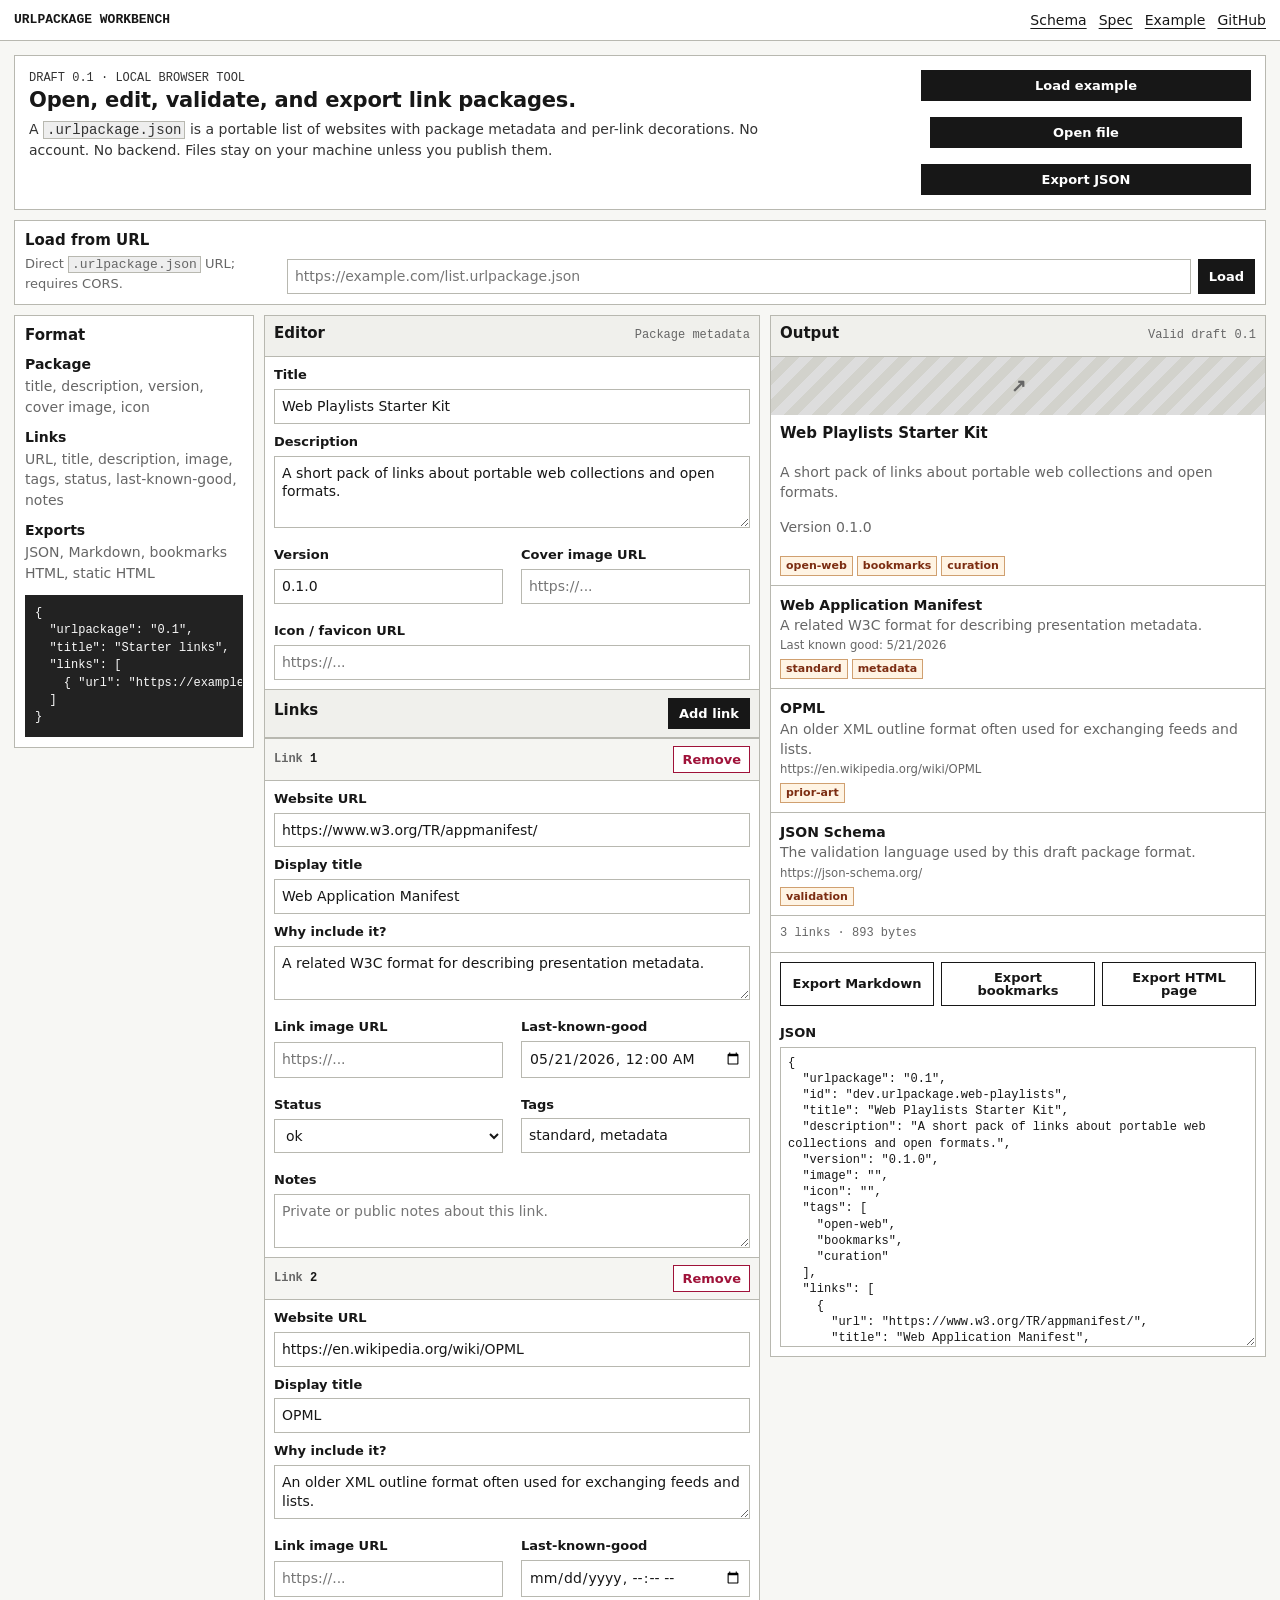
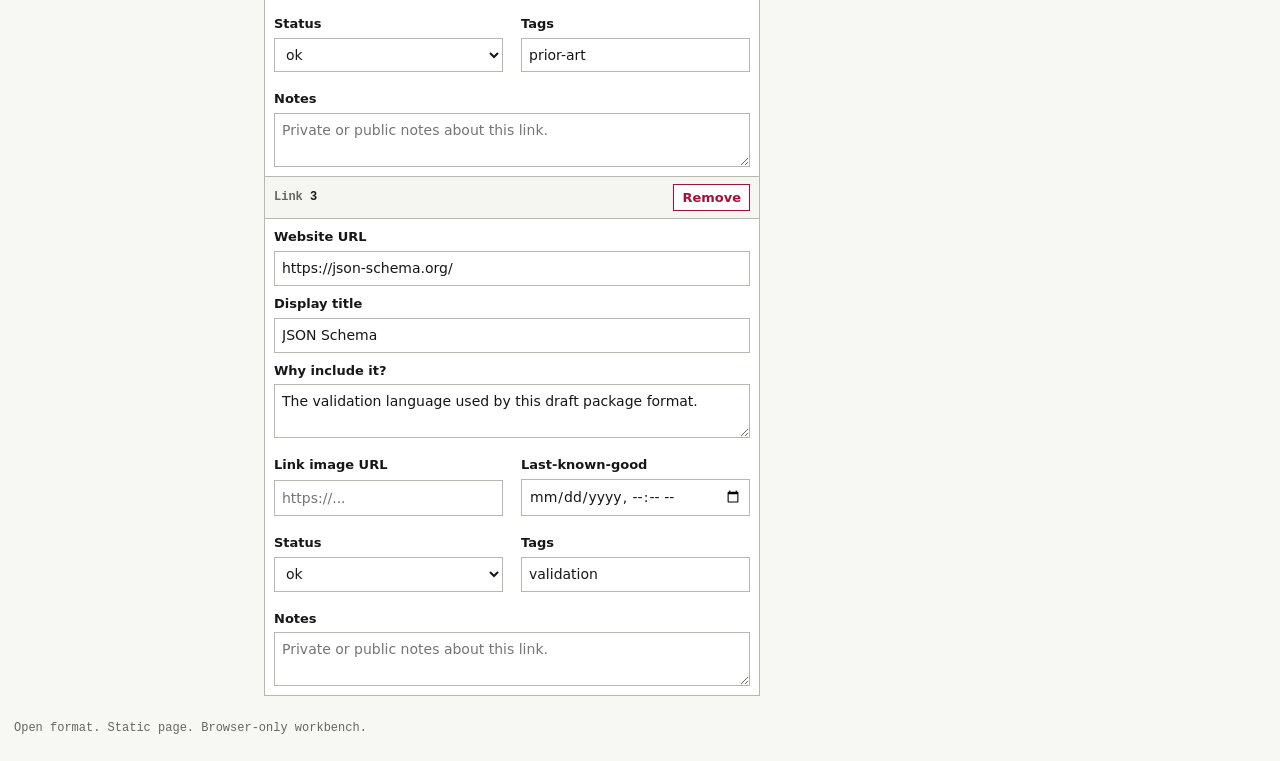
<file: index.html>
<!doctype html>
<html lang="en">
<head>
  <meta charset="utf-8">
  <meta name="viewport" content="width=device-width, initial-scale=1">
  <meta name="description" content="URLPackage is an open format and browser tool for portable collections of links.">
  <title>URLPackage Workbench</title>
  <link rel="manifest" href="manifest.webmanifest">
  <link rel="stylesheet" href="style.css">
</head>
<body>
  <header class="topbar">
    <strong>URLPackage Workbench</strong>
    <nav>
      <a href="schema/urlpackage.schema.json">Schema</a>
      <a href="docs/spec.md">Spec</a>
      <a href="examples/starter.urlpackage.json">Example</a>
      <a href="https://github.com/teh33/urlpackage">GitHub</a>
    </nav>
  </header>

  <main>
    <section class="brief">
      <div>
        <p class="eyebrow">Draft 0.1 · local browser tool</p>
        <h1>Open, edit, validate, and export link packages.</h1>
        <p>A <code>.urlpackage.json</code> is a portable list of websites with package metadata and per-link decorations. No account. No backend. Files stay on your machine unless you publish them.</p>
      </div>
      <div class="quick-actions" aria-label="Primary actions">
        <button id="load-example">Load example</button>
        <label class="button">Open file <input id="file" type="file" accept=".json,.urlpackage,application/json"></label>
        <button id="download-json">Export JSON</button>
      </div>
    </section>

    <section class="load-panel">
      <div>
        <h2>Load from URL</h2>
        <p class="hint">Direct <code>.urlpackage.json</code> URL; requires CORS.</p>
      </div>
      <div class="url-loader"><input id="package-url" placeholder="https://example.com/list.urlpackage.json"><button id="load-url">Load</button></div>
    </section>

    <section class="workspace" aria-label="URLPackage editor">
      <aside class="reference">
        <h2>Format</h2>
        <dl>
          <dt>Package</dt><dd>title, description, version, cover image, icon</dd>
          <dt>Links</dt><dd>URL, title, description, image, tags, status, last-known-good, notes</dd>
          <dt>Exports</dt><dd>JSON, Markdown, bookmarks HTML, static HTML</dd>
        </dl>
        <pre>{
  "urlpackage": "0.1",
  "title": "Starter links",
  "links": [
    { "url": "https://example.com" }
  ]
}</pre>
      </aside>

      <section class="editor-pane">
        <div class="pane-head"><h2>Editor</h2><span>Package metadata</span></div>
        <label>Title<input id="title" placeholder="Tokyo coffee guide"></label>
        <label>Description<textarea id="description" rows="3" placeholder="A curated set of links about..."></textarea></label>
        <div class="split">
          <label>Version<input id="version" placeholder="0.1.0"></label>
          <label>Cover image URL<input id="image" placeholder="https://..."></label>
        </div>
        <label>Icon / favicon URL<input id="icon" placeholder="https://..."></label>

        <div class="pane-head links-head"><h2>Links</h2><button id="add-link">Add link</button></div>
        <div id="links"></div>
      </section>

      <section class="output-pane">
        <div class="pane-head"><h2>Output</h2><span id="status">Ready</span></div>
        <article id="preview"></article>
        <p id="count"></p>
        <div class="export-grid">
          <button id="download-markdown">Export Markdown</button>
          <button id="download-bookmarks">Export bookmarks</button>
          <button id="download-page">Export HTML page</button>
        </div>
        <label>JSON<textarea id="json" spellcheck="false"></textarea></label>
      </section>
    </section>
  </main>

  <footer>
    <span>Open format. Static page. Browser-only workbench.</span>
  </footer>
  <script src="app.js"></script>
</body>
</html>
</file>
<file: style.css>
:root{color-scheme:light;--bg:#f7f7f4;--panel:#fff;--ink:#171717;--muted:#666;--line:#b8b8b0;--soft:#eee;--accent:#8a3a12;--bad:#9f1239}*{box-sizing:border-box}body{margin:0;background:var(--bg);color:var(--ink);font:14px/1.45 system-ui,-apple-system,BlinkMacSystemFont,"Segoe UI",sans-serif}a{color:inherit;text-underline-offset:3px}code,pre,textarea#json,.topbar strong,.eyebrow,.pane-head span,#status,#count,footer{font-family:ui-monospace,SFMono-Regular,Menlo,Consolas,monospace}code{background:var(--soft);border:1px solid var(--line);padding:0 3px}.topbar{display:flex;justify-content:space-between;gap:12px;align-items:center;padding:10px 14px;background:var(--panel);border-bottom:1px solid var(--line)}.topbar nav{display:flex;gap:12px;flex-wrap:wrap}.topbar strong{font-size:13px;text-transform:uppercase}main{max-width:1280px;margin:0 auto;padding:14px}.brief{display:grid;grid-template-columns:minmax(0,1fr) 330px;gap:14px;background:var(--panel);border:1px solid var(--line);padding:14px;margin-bottom:10px}.eyebrow{margin:0 0 6px;color:var(--accent);font-size:12px;text-transform:uppercase}h1,h2{margin:0 0 6px;line-height:1.2}h1{font-size:21px;font-weight:750;letter-spacing:-.01em}h2{font-size:15px;font-weight:750}.brief p{max-width:780px;margin:0;color:#333}.quick-actions,.url-loader,.export-grid{display:grid;gap:7px}.button,button{display:inline-block;border:1px solid var(--ink);border-radius:0;background:var(--ink);color:white;padding:8px 10px;font:700 13px/1 system-ui,sans-serif;text-align:center;cursor:pointer}.button:hover,button:hover{background:#333}.button input{display:none}.load-panel{display:grid;grid-template-columns:250px 1fr;gap:12px;align-items:end;background:var(--panel);border:1px solid var(--line);padding:10px;margin-bottom:10px}.hint{margin:4px 0 0;color:var(--muted);font-size:13px}.url-loader{grid-template-columns:1fr auto}.workspace{display:grid;grid-template-columns:240px minmax(320px,1fr) minmax(320px,1fr);gap:10px;align-items:start}.reference,.editor-pane,.output-pane{background:var(--panel);border:1px solid var(--line);min-width:0}.reference{padding:10px}.reference dl{margin:10px 0}.reference dt{font-weight:750;margin-top:10px}.reference dd{margin:2px 0 0;color:var(--muted)}pre{margin:12px 0 0;padding:9px;background:#222;color:#fafafa;overflow:auto;border:1px solid #222;font-size:12px}.pane-head{display:flex;justify-content:space-between;gap:10px;align-items:center;border-bottom:1px solid var(--line);background:#f0f0ec;padding:8px 9px}.pane-head span,#status,#count{color:var(--muted);font-size:12px}.links-head{margin-top:8px;border-top:1px solid var(--line)}label{display:grid;gap:4px;margin:9px;font-weight:650;font-size:13px}input,textarea,select{width:100%;border:1px solid var(--line);border-radius:0;background:white;color:var(--ink);font:14px/1.35 system-ui,sans-serif;padding:7px}input:focus,textarea:focus,select:focus,button:focus-visible,.button:focus-within{outline:2px solid var(--accent);outline-offset:1px}textarea{resize:vertical}.split{display:grid;grid-template-columns:1fr 1fr;gap:0}.link-row{border-top:1px solid var(--line);background:white;margin:0}.row-head{display:flex;justify-content:space-between;align-items:center;background:#f5f5f2;border-bottom:1px solid var(--line);padding:7px 9px}.row-head strong{font-family:ui-monospace,SFMono-Regular,Menlo,Consolas,monospace;font-size:12px}.row-head strong::before{content:"Link ";color:var(--muted)}.remove{background:white;color:var(--bad);border-color:var(--bad);padding:6px 8px}.card{background:white;border-bottom:1px solid var(--line)}.cover{height:58px;background:repeating-linear-gradient(135deg,#ddd,#ddd 10px,#d2d2cc 10px,#d2d2cc 20px);display:grid;place-items:center;color:#666;font:800 18px ui-monospace,SFMono-Regular,Menlo,Consolas,monospace}.image-cover{width:100%;object-fit:cover}.card-body,.preview-link{padding:9px}.package-title{display:flex;gap:7px;align-items:center}.package-title img{width:22px;height:22px;border:1px solid var(--line);object-fit:cover}.card h2{font-size:15px}.meta{color:var(--muted)}.preview-link{display:grid;grid-template-columns:auto 1fr;gap:9px;border-top:1px solid var(--line);color:inherit;text-decoration:none}.preview-link:hover{background:#faf8f2}.preview-link img{width:44px;height:44px;border:1px solid var(--line);object-fit:cover}.preview-link strong{display:block}.preview-link small{display:block;color:var(--muted);margin-top:2px}.tag{display:inline-block;margin:5px 4px 0 0;padding:1px 5px;border:1px solid #d0a070;background:#fff4e4;color:#7c2d12;font-size:11px;font-weight:750}.export-grid{grid-template-columns:repeat(3,1fr);padding:9px;border-top:1px solid var(--line)}.export-grid button{background:white;color:var(--ink)}#count{margin:9px}textarea#json{height:300px;font-size:12px}footer{max-width:1280px;margin:0 auto;padding:10px 14px 24px;color:var(--muted);font-size:12px}@media(max-width:1000px){.workspace{grid-template-columns:1fr 1fr}.reference{grid-column:1/-1}.brief{grid-template-columns:1fr}.quick-actions{grid-template-columns:repeat(3,1fr)}}@media(max-width:720px){main{padding:10px}.topbar{align-items:flex-start;flex-direction:column}.brief,.load-panel,.workspace,.split,.url-loader,.quick-actions,.export-grid{grid-template-columns:1fr}.preview-link{grid-template-columns:1fr}.preview-link img{width:100%;height:90px}}
</file>
